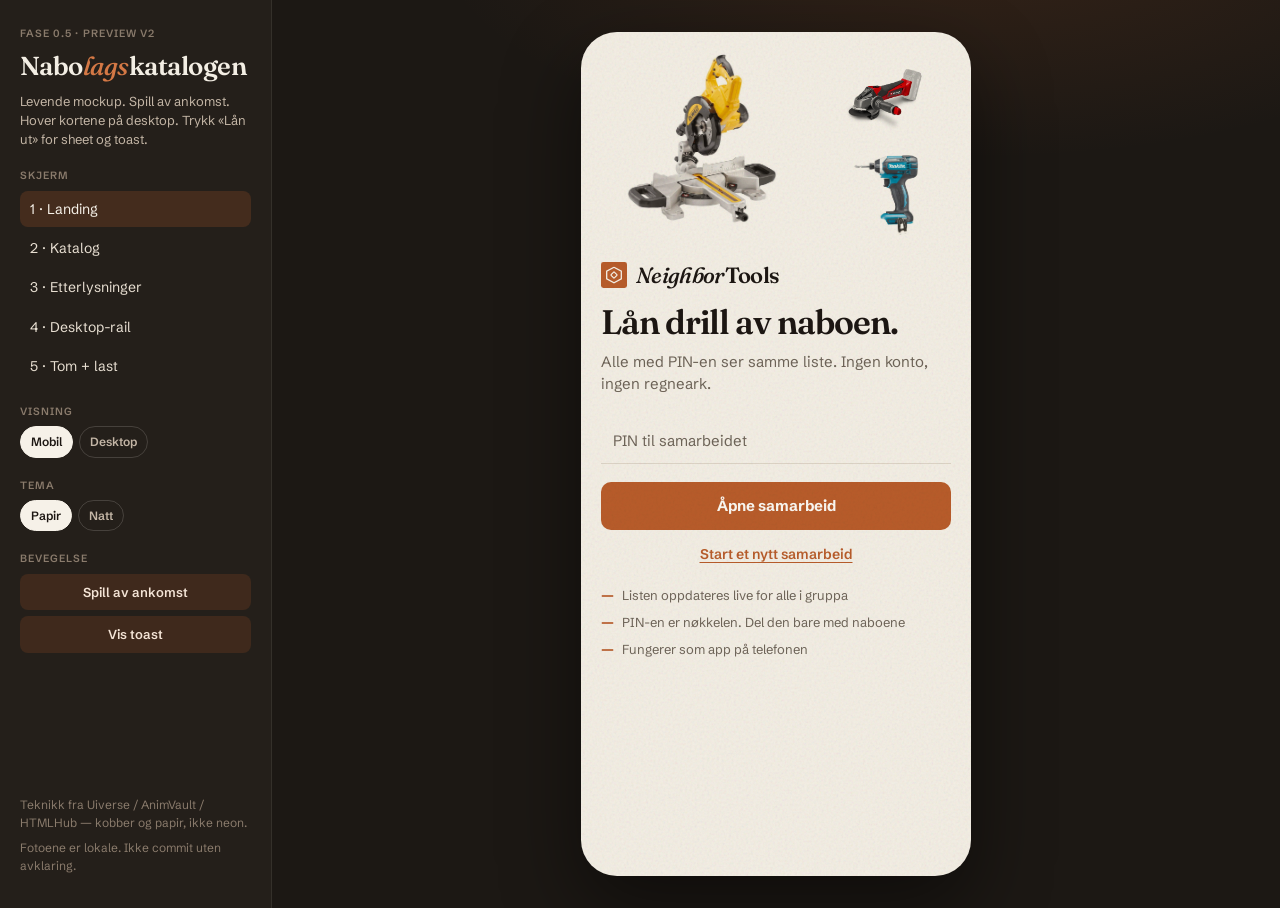
<file: design/preview.html>
<!DOCTYPE html>
<html lang="nb">
<head>
<meta charset="utf-8">
<meta name="viewport" content="width=device-width, initial-scale=1">
<title>NeighborTools — nabolagskatalogen v2</title>
<link rel="preconnect" href="https://fonts.googleapis.com">
<link rel="preconnect" href="https://fonts.gstatic.com" crossorigin>
<link href="https://fonts.googleapis.com/css2?family=Fraunces:opsz,wght@9..144,500;9..144,600;9..144,700&family=Schibsted+Grotesk:wght@400;500;600;700&display=swap" rel="stylesheet">
<style>
:root{
  --bg:#F3EEE4; --surface:#FBF8F2; --ink:#1C1612; --muted:#6E6458; --line:#DDD4C6;
  --accent:#B85C2A; --accent-press:#9A4B22; --accent-tint:#F4E4D6;
  --home:#2F5D3A; --home-tint:#E4EDE6; --out:#C47A12; --out-tint:#F6E8CC;
  --danger:#A33B24; --danger-tint:#F3E0DB;
  --display:"Fraunces", "Iowan Old Style", Georgia, serif;
  --sans:"Schibsted Grotesk", ui-sans-serif, sans-serif;
  --ease-out:cubic-bezier(.22,1,.36,1);
  --ease-spring:cubic-bezier(.34,1.56,.64,1);
  --t-fast:120ms; --t-mid:220ms; --t-slow:420ms;
  --fiber:url("data:image/svg+xml,%3Csvg viewBox='0 0 200 200' xmlns='http://www.w3.org/2000/svg'%3E%3Cfilter id='n'%3E%3CfeTurbulence type='fractalNoise' baseFrequency='.8' numOctaves='4' stitchTiles='stitch'/%3E%3C/filter%3E%3Crect width='100%25' height='100%25' filter='url(%23n)'/%3E%3C/svg%3E");
}
[data-theme="dark"]{
  --bg:#1A1714; --surface:#221E1A; --ink:#F3EEE4; --muted:#A89A8A; --line:#3A332C;
  --accent:#D47845; --accent-press:#E08958; --accent-tint:#3A2418;
  --home:#6FA87C; --home-tint:#1E2C22; --out:#E0A84A; --out-tint:#2E2414;
  --danger:#E07A64; --danger-tint:#3A1F1A;
}
*{box-sizing:border-box}
html,body{margin:0;height:100%}
body{
  background:#241F1A; color:#F3EEE4;
  font-family:var(--sans); font-size:14px; line-height:1.45;
  -webkit-font-smoothing:antialiased;
}
button,input{font:inherit;color:inherit}
button{background:none;border:0;cursor:pointer}
img{max-width:100%;display:block}

/* Studio */
.studio{display:grid;grid-template-columns:272px 1fr;min-height:100vh}
.rail{padding:26px 20px;border-right:1px solid rgba(243,238,228,.08);display:flex;flex-direction:column;gap:20px}
.rail h1{font-family:var(--display);font-size:26px;font-weight:600;letter-spacing:-.02em;margin:0}
.rail h1 em{font-style:italic;font-weight:500;color:#D47845}
.rail .lede{color:#C4B6A6;font-size:13px;margin:6px 0 0}
.kicker{font-size:10.5px;font-weight:600;letter-spacing:.1em;text-transform:uppercase;color:#8A7B6C;margin:0 0 7px}
.picks{display:flex;flex-direction:column;gap:3px}
.picks button{text-align:left;padding:8px 10px;border-radius:8px;color:#E8DFD2}
.picks button[aria-pressed="true"]{background:rgba(184,92,42,.22);color:#F6F1E8}
.picks button:hover{background:rgba(246,241,232,.06)}
.toggles{display:flex;gap:6px;flex-wrap:wrap}
.toggles button{
  padding:6px 10px;border-radius:999px;border:1px solid rgba(246,241,232,.16);
  font-size:12px;font-weight:600;color:#C4B6A6
}
.toggles button[aria-pressed="true"]{background:#F6F1E8;color:#1C1612;border-color:#F6F1E8}
.play{width:100%;padding:9px 12px;border-radius:8px;background:rgba(184,92,42,.18);color:#F4E4D6;font-weight:600;font-size:13px}
.play:hover{background:rgba(184,92,42,.3)}
.notes{margin-top:auto;font-size:12px;color:#8A7B6C}
.notes p{margin:0 0 8px}
.stage{
  display:flex;align-items:center;justify-content:center;
  padding:32px 24px;overflow:auto;
  background:radial-gradient(1000px 420px at 70% -8%, rgba(184,92,42,.16), transparent 55%), #1C1814;
}

/* Frames */
.phone,.desktop{
  position:relative;color:var(--ink);background:var(--bg);
  box-shadow:0 30px 80px rgba(0,0,0,.48);
  overflow:hidden;display:flex;flex-direction:column;
}
.phone{width:390px;height:844px;border-radius:36px}
.desktop{width:min(1120px,calc(100vw - 340px));height:760px;border-radius:16px;display:grid;grid-template-columns:220px 1fr}
.fiber{
  pointer-events:none;position:absolute;inset:0;z-index:8;opacity:.12;
  background-image:var(--fiber);mix-blend-mode:multiply;
}
[data-theme="dark"] .fiber{mix-blend-mode:overlay;opacity:.1}

/* Shared */
.mark{display:inline-flex;align-items:center;gap:9px}
.word{font-family:var(--display);font-weight:600;font-size:22px;letter-spacing:-.03em;line-height:1}
.word i{font-style:italic;font-weight:500}
.mark-svg .draw{stroke-dasharray:72;stroke-dashoffset:0}
.enter .mark-svg .draw{stroke-dashoffset:72;animation:draw 480ms var(--ease-out) forwards}
@keyframes draw{to{stroke-dashoffset:0}}
.app-head{display:flex;align-items:center;justify-content:space-between;padding:14px 16px 10px;position:sticky;top:0;z-index:3;background:var(--bg)}
.avatar{
  width:32px;height:32px;border-radius:50%;display:inline-flex;align-items:center;justify-content:center;
  font-weight:700;font-size:12px;color:#F6F1E8;background:var(--accent);
}
.avatar.sm{width:24px;height:24px;font-size:10px}
.meta{font-size:12.5px;color:var(--muted);font-variant-numeric:tabular-nums}

/* Buttons — fill sheen + ripple */
.btn{
  position:relative;overflow:hidden;
  display:inline-flex;align-items:center;justify-content:center;gap:8px;
  width:100%;padding:13px 16px;border-radius:10px;font-weight:700;font-size:15px;
  transition:transform var(--t-fast) var(--ease-out), background var(--t-fast);
}
.btn:active{transform:scale(.98)}
.btn-primary{background:var(--accent);color:#FBF8F2}
.btn-primary::after{
  content:"";position:absolute;inset:0;
  background:linear-gradient(105deg,transparent 30%,rgba(255,248,240,.22),transparent 70%);
  transform:translateX(-120%);transition:transform var(--t-slow) var(--ease-out);
}
.btn-primary:hover::after{transform:translateX(120%)}
.btn-ghost{background:transparent;color:var(--ink);border:1.5px solid var(--line)}
.btn-ghost:hover{border-color:var(--accent);color:var(--accent)}
.btn-home{background:var(--home-tint);color:var(--home)}
.btn-sm{width:auto;padding:8px 12px;font-size:13.5px}
.btn-text{width:auto;padding:0;background:none;font-weight:600;font-size:14px;color:var(--accent);text-decoration:underline;text-underline-offset:3px}
.ripple{
  position:absolute;border-radius:50%;background:rgba(251,248,242,.35);
  transform:scale(0);animation:rip .5s var(--ease-out) forwards;pointer-events:none;
}
@keyframes rip{to{transform:scale(1);opacity:0}}

/* Floating field */
.float{position:relative;display:block}
.float input{
  width:100%;padding:18px 12px 8px;border:0;border-bottom:1.5px solid var(--line);
  background:transparent;color:var(--ink);outline:none;border-radius:0;
  transition:border-color var(--t-mid);
}
.float span{
  position:absolute;left:12px;top:14px;color:var(--muted);font-size:15px;
  pointer-events:none;transform-origin:left top;
  transition:transform var(--t-mid) var(--ease-out), color var(--t-mid), font-size var(--t-mid);
}
.float input:focus + span,
.float input:not(:placeholder-shown) + span{
  transform:translateY(-11px);font-size:11px;font-weight:600;color:var(--accent);
}
.float input:focus{border-bottom-color:var(--accent)}
.float.bad input{border-bottom-color:var(--danger);animation:shake var(--t-fast) ease}
@keyframes shake{20%{transform:translateX(-4px)}40%{transform:translateX(4px)}60%{transform:translateX(-3px)}80%{transform:translateX(2px)}}

/* Hang tag */
.tag{
  position:relative;display:inline-flex;align-items:center;
  font-size:11.5px;font-weight:600;padding:5px 10px 5px 20px;
  border-radius:4px 999px 999px 4px;
}
.tag::before{
  content:"";position:absolute;left:7px;top:50%;transform:translateY(-50%);
  width:7px;height:7px;border-radius:50%;
  background:var(--bg);box-shadow:inset 0 0 0 1.4px currentColor;
}
.tag.home{background:var(--home-tint);color:var(--home)}
.tag.out{background:var(--out-tint);color:var(--out)}
.tag.late{background:var(--danger-tint);color:var(--danger);animation:breathe 2.4s ease-in-out infinite}
@keyframes breathe{50%{opacity:.72}}

/* Tab bar + sliding indicator */
.tabbar{
  margin-top:auto;display:flex;justify-content:space-around;position:relative;
  padding:8px 8px 18px;background:var(--surface);border-top:1px solid var(--line);
}
.tab{display:flex;flex-direction:column;align-items:center;gap:3px;color:var(--muted);font-size:11px;font-weight:600;min-width:64px;padding:8px 0 4px;z-index:1}
.tab.on{color:var(--ink)}
.tab-ink{
  position:absolute;top:6px;height:2px;width:18px;background:var(--accent);border-radius:2px;
  transition:transform var(--t-mid) var(--ease-out);pointer-events:none;
}
.fab{
  position:absolute;right:16px;bottom:86px;z-index:5;
  width:52px;height:52px;border-radius:50%;background:var(--accent);color:#FBF8F2;
  display:flex;align-items:center;justify-content:center;font-size:26px;font-weight:500;
  box-shadow:0 10px 24px rgba(184,92,42,.35);
  transition:transform var(--t-fast) var(--ease-out);
}
.fab:active{transform:scale(.94)}

/* Landing */
.hero-strip{display:grid;grid-template-columns:1.2fr .8fr;gap:8px;height:210px;padding:14px 14px 0;overflow:hidden}
.hero-strip > *, .hero-strip .stack > *{min-height:0;overflow:hidden}
.hero-strip .stack{display:grid;grid-template-rows:1fr 1fr;gap:8px}
.obj-wrap{display:block;width:100%;height:100%}
.obj{width:100%;height:100%;object-fit:contain;mix-blend-mode:multiply}
[data-theme="dark"] .obj{mix-blend-mode:normal}
.land{padding:20px 20px 12px}
.land h2{font-family:var(--display);font-size:34px;font-weight:600;letter-spacing:-.03em;line-height:1.05;margin:12px 0 10px}
.land .lede{margin:0 0 22px;color:var(--muted);font-size:15px}
.trust{display:flex;flex-direction:column;gap:8px;margin:22px 0 0;padding:0;list-style:none;color:var(--muted);font-size:13px}
.trust li{display:flex;gap:8px}
.trust i{color:var(--accent);font-style:normal;font-weight:700}
.enter .rise{opacity:0;transform:translateY(10px);animation:rise var(--t-slow) var(--ease-out) forwards}
.enter .d1{animation-delay:70ms}.enter .d2{animation-delay:140ms}.enter .d3{animation-delay:210ms}
.enter .d4{animation-delay:280ms}.enter .d5{animation-delay:350ms}
@keyframes rise{to{opacity:1;transform:none}}

.land-desk{display:grid;grid-template-columns:1.15fr .85fr;height:100%;background:var(--bg)}
.land-left{padding:48px 44px 36px;display:flex;flex-direction:column}
.land-left h2{font-family:var(--display);font-size:50px;line-height:1.02;letter-spacing:-.035em;font-weight:600;margin:16px 0 14px}
.land-left .lede{font-size:18px;color:var(--muted);max-width:26ch}
.land-right{background:var(--surface);border-left:1px solid var(--line);padding:48px 40px}
.land-right h3{font-family:var(--display);font-size:28px;font-weight:600;letter-spacing:-.03em;margin:0 0 8px}
.land-right .hint{color:var(--muted);margin:0 0 28px;font-size:14.5px}
.collage{display:grid;grid-template-columns:1fr 1fr;gap:10px;margin-top:auto;max-width:420px}
.collage .obj-wrap{height:118px}
.collage img{height:118px;object-fit:contain;mix-blend-mode:multiply}
[data-theme="dark"] .collage img{mix-blend-mode:normal}

/* Catalog */
.toolbar{padding:0 16px 10px}
.search{position:relative}
.search svg{position:absolute;left:11px;top:50%;transform:translateY(-50%);color:var(--muted)}
.search input{
  width:100%;padding:11px 12px 11px 36px;border:0;border-bottom:1.5px solid var(--line);
  background:transparent;color:var(--ink);outline:none;
}
.search input:focus{border-bottom-color:var(--accent)}
.seg{display:flex;gap:2px;margin-top:12px;position:relative}
.seg button{flex:1;padding:7px 6px;border-radius:8px;font-size:13px;font-weight:600;color:var(--muted);position:relative;z-index:1}
.seg button[aria-pressed="true"]{color:var(--bg)}
.seg-ink{
  position:absolute;top:0;bottom:0;width:calc(25% - 1.5px);background:var(--ink);border-radius:8px;
  transition:transform var(--t-mid) var(--ease-out);
}
.stats{padding:4px 16px 10px;color:var(--muted);font-size:12.5px}
.scroll{flex:1;overflow:auto;padding:0 16px 24px}
.grid{display:flex;flex-direction:column;gap:14px}
.tool{
  background:var(--surface);border:1px solid var(--line);border-radius:10px;overflow:hidden;
  transform-style:preserve-3d;transition:transform var(--t-mid) var(--ease-out), box-shadow var(--t-mid);
}
.desktop .tool:hover{box-shadow:0 14px 28px rgba(28,22,18,.1)}
.tool-fig{
  position:relative;height:156px;display:flex;align-items:center;justify-content:center;
  overflow:hidden;background:var(--bg);
}
.tool-fig .obj-wrap{width:88%;height:88%}
.tool-fig img{
  width:100%;height:100%;object-fit:contain;mix-blend-mode:multiply;
  transition:transform var(--t-slow) var(--ease-out);
}
.desktop .tool:hover .tool-fig img{transform:scale(1.045)}
[data-theme="dark"] .tool-fig img{mix-blend-mode:normal}
.tool-fig .tag{position:absolute;left:10px;bottom:10px}
.sil{opacity:.18;color:var(--ink)}
.tool-body{padding:11px 12px 12px}
.tool-body h3{margin:0 0 4px;font-size:16px;font-weight:600;letter-spacing:-.01em}
.who{display:flex;align-items:center;gap:7px;margin-bottom:10px}
.acts{display:flex;align-items:center;justify-content:space-between}
.stagger .tool{transform:translateY(10px);animation:lift var(--t-slow) var(--ease-out) forwards}
@keyframes lift{to{transform:none}}
.stagger .tool:nth-child(1){animation-delay:40ms}
.stagger .tool:nth-child(2){animation-delay:80ms}
.stagger .tool:nth-child(3){animation-delay:120ms}
.stagger .tool:nth-child(4){animation-delay:160ms}
.stagger .tool:nth-child(5){animation-delay:200ms}
.stagger .tool:nth-child(6){animation-delay:240ms}

/* Requests */
.note{
  background:var(--surface);border:1px solid var(--line);border-radius:10px;padding:16px 16px 14px;
  position:relative;
}
.note::after{
  content:"";pointer-events:none;position:absolute;inset:0;border-radius:inherit;opacity:.06;
  background-image:var(--fiber);mix-blend-mode:multiply;
}
.note q{display:block;font-family:var(--display);font-size:22px;font-weight:500;font-style:italic;letter-spacing:-.02em;margin:0 0 10px}
.switch{display:flex;align-items:center;justify-content:space-between;gap:12px;padding:12px 0 4px;cursor:pointer}
.knob{
  width:42px;height:26px;border-radius:999px;background:var(--line);position:relative;flex:0 0 auto;
  transition:background var(--t-mid) var(--ease-out);
}
.knob::after{
  content:"";position:absolute;top:3px;left:3px;width:20px;height:20px;border-radius:50%;background:#FBF8F2;
  transition:transform var(--t-mid) var(--ease-spring);
  box-shadow:0 1px 3px rgba(28,22,18,.2);
}
.knob.on{background:var(--accent)}
.knob.on::after{transform:translateX(16px)}

/* Desktop shell */
.d-rail{background:var(--surface);border-right:1px solid var(--line);padding:22px 16px;display:flex;flex-direction:column;gap:22px}
.d-nav{display:flex;flex-direction:column;gap:4px}
.d-nav button{text-align:left;padding:9px 10px;border-radius:8px;color:var(--muted);font-weight:600;transition:background var(--t-fast)}
.d-nav button.on{background:var(--accent-tint);color:var(--ink)}
.d-me{margin-top:auto;display:flex;align-items:center;gap:10px;padding-top:12px;border-top:1px solid var(--line)}
.d-main{display:flex;flex-direction:column;min-width:0;position:relative}
.d-top{display:flex;align-items:flex-end;justify-content:space-between;padding:22px 24px 14px;gap:16px}
.d-top h2{font-family:var(--display);font-size:32px;font-weight:600;letter-spacing:-.03em;margin:0}
.d-grid{display:grid;grid-template-columns:repeat(3,1fr);gap:14px;padding:6px 24px 24px;overflow:auto}
.d-grid .tool-fig{height:176px}

/* Sheet + toast */
.overlay{
  position:absolute;inset:0;z-index:20;background:rgba(28,22,18,.42);
  display:flex;align-items:flex-end;justify-content:center;
  animation:fade var(--t-mid) var(--ease-out);
}
.desktop .overlay{align-items:center;padding:24px}
@keyframes fade{from{opacity:0}}
.sheet{
  background:var(--surface);width:100%;max-width:420px;
  border-radius:20px 20px 0 0;padding:18px 18px 22px;
  animation:sheetUp 340ms var(--ease-spring);
}
.desktop .sheet{border-radius:16px}
@keyframes sheetUp{from{transform:translateY(28px);opacity:.5}}
.sheet h2{font-family:var(--display);font-size:24px;margin:0 0 14px;letter-spacing:-.03em}
.pick{
  display:flex;align-items:center;gap:12px;width:100%;text-align:left;
  padding:12px;border:1.5px solid var(--line);border-radius:10px;margin-bottom:8px;
  transition:border-color var(--t-fast), background var(--t-fast), transform var(--t-fast);
}
.pick:hover{border-color:var(--accent);background:var(--accent-tint);transform:translateX(2px)}
.toast{
  position:absolute;left:50%;bottom:96px;z-index:30;transform:translateX(-50%);
  display:flex;align-items:center;gap:8px;
  background:var(--ink);color:var(--bg);padding:10px 16px;border-radius:999px;
  font-size:13.5px;font-weight:600;white-space:nowrap;
  animation:toastIn var(--t-mid) var(--ease-out);
  box-shadow:0 10px 28px rgba(28,22,18,.22);
}
@keyframes toastIn{from{opacity:0;transform:translate(-50%,8px)}}
.toast svg path{stroke-dasharray:20;stroke-dashoffset:20;animation:draw 280ms 60ms var(--ease-out) forwards}

/* Empty + loader */
.empty{display:flex;flex-direction:column;align-items:center;text-align:center;gap:10px;padding:56px 24px;color:var(--muted)}
.empty b{color:var(--ink);font-size:16px}
.bit{
  width:28px;height:28px;color:var(--accent);
  animation:ratchet 1s steps(3) infinite;
}
@keyframes ratchet{to{transform:rotate(360deg)}}
.loader-wrap{display:flex;flex-direction:column;align-items:center;justify-content:center;gap:14px;flex:1;color:var(--muted)}

@media (prefers-reduced-motion:reduce){
  *,*::before,*::after{animation:none !important;transition:none !important}
}
@media (max-width:980px){
  .studio{grid-template-columns:1fr}
  .rail{border-right:0;border-bottom:1px solid rgba(243,238,228,.08)}
  .desktop{width:100%;height:auto;min-height:640px}
}
</style>
</head>
<body>
<div class="studio">
  <aside class="rail">
    <div>
      <p class="kicker">Fase 0.5 · preview v2</p>
      <h1>Nabo<em>lags</em>katalogen</h1>
      <p class="lede">Levende mockup. Spill av ankomst. Hover kortene på desktop. Trykk «Lån ut» for sheet og toast.</p>
    </div>
    <div>
      <p class="kicker">Skjerm</p>
      <div class="picks" id="screens">
        <button aria-pressed="true" data-screen="landing">1 · Landing</button>
        <button data-screen="tools">2 · Katalog</button>
        <button data-screen="requests">3 · Etterlysninger</button>
        <button data-screen="desktop">4 · Desktop-rail</button>
        <button data-screen="empty">5 · Tom + last</button>
      </div>
    </div>
    <div>
      <p class="kicker">Visning</p>
      <div class="toggles" id="view">
        <button aria-pressed="true" data-view="phone">Mobil</button>
        <button data-view="wide">Desktop</button>
      </div>
    </div>
    <div>
      <p class="kicker">Tema</p>
      <div class="toggles" id="theme">
        <button aria-pressed="true" data-theme="light">Papir</button>
        <button data-theme="dark">Natt</button>
      </div>
    </div>
    <div>
      <p class="kicker">Bevegelse</p>
      <button class="play" id="replay">Spill av ankomst</button>
      <button class="play" id="toastbtn" style="margin-top:6px">Vis toast</button>
    </div>
    <div class="notes">
      <p>Teknikk fra Uiverse / AnimVault / HTMLHub — kobber og papir, ikke neon.</p>
      <p>Fotoene er lokale. Ikke commit uten avklaring.</p>
    </div>
  </aside>
  <main class="stage" id="stage"></main>
</div>

<template id="mark">
  <span class="mark">
    <svg class="mark-svg" width="26" height="26" viewBox="0 0 32 32" aria-hidden="true">
      <rect width="32" height="32" rx="3" fill="#B85C2A"/>
      <path class="draw" d="M16 6.5 25 11.2v9.6L16 25.5 7 20.8v-9.6L16 6.5Z" fill="none" stroke="#F6F1E8" stroke-width="1.6"/>
      <rect class="draw" x="13.2" y="13.2" width="5.6" height="5.6" rx=".6" fill="none" stroke="#F6F1E8" stroke-width="1.5" transform="rotate(45 16 16)"/>
    </svg>
    <span class="word"><i>Neighbor</i>Tools</span>
  </span>
</template>

<script>
const params = new URLSearchParams(location.search);
const state = {
  screen: params.get('screen') || 'landing',
  view: params.get('view') || 'phone',
  theme: params.get('theme') || 'light',
  sheet: false,
  toast: false,
  enter: params.get('still') !== '1',
  hood: true,
  pinBad: false,
  seg: 0
};

const sil = `<svg class="sil" width="72" height="72" viewBox="0 0 72 72" fill="none" stroke="currentColor" stroke-width="2.2"><rect x="10" y="28" width="28" height="16" rx="3"/><path d="M38 32h18l6 4-6 4H38"/><path d="M16 28v-6h10v6"/></svg>`;
const bit = `<svg class="bit" viewBox="0 0 32 32" fill="none" stroke="currentColor" stroke-width="1.8"><path d="M16 4 26 9.2v13.6L16 28 6 22.8V9.2L16 4Z"/><rect x="13" y="13" width="6" height="6" transform="rotate(45 16 16)"/></svg>`;

function markHtml(){ return document.getElementById('mark').innerHTML; }
function tabsHtml(i){
  const labels = [
    ['Verktøy','<path d="M14.7 6.3a1 1 0 0 0 0 1.4l1.6 1.6a1 1 0 0 0 1.4 0l3.77-3.77a6 6 0 0 1-7.94 7.94l-6.91 6.91a2.12 2.12 0 0 1-3-3l6.91-6.91a6 6 0 0 1 7.94-7.94l-3.76 3.76z"/>'],
    ['Etterlys','<path d="m3 11 18-5v12L3 14v-3z"/><path d="M11.6 16.8a3 3 0 1 1-5.8-1.6"/>'],
    ['Personer','<path d="M16 21v-2a4 4 0 0 0-4-4H6a4 4 0 0 0-4 4v2"/><circle cx="9" cy="7" r="4"/><path d="M22 21v-2a4 4 0 0 0-3-3.87"/><path d="M16 3.13a4 4 0 0 1 0 7.75"/>'],
    ['Logg','<circle cx="12" cy="12" r="10"/><polyline points="12 6 12 12 16 14"/>']
  ];
  return `<nav class="tabbar">
    <span class="tab-ink" style="left:${12.5 + i*25}%;margin-left:-9px"></span>
    ${labels.map((t,n)=>`<button class="tab${n===i?' on':''}" data-goto="${['tools','requests','tools','tools'][n]}">
      <svg width="18" height="18" viewBox="0 0 24 24" fill="none" stroke="currentColor" stroke-width="2">${t[1]}</svg>${t[0]}
    </button>`).join('')}
  </nav>`;
}
function fiber(){ return '<div class="fiber"></div>'; }
function toastHtml(){
  if(!state.toast) return '';
  return `<div class="toast" role="status">
    <svg width="16" height="16" viewBox="0 0 16 16" fill="none"><path d="M3 8.5 6.2 12 13 4.5" stroke="currentColor" stroke-width="1.8" stroke-linecap="round" stroke-linejoin="round"/></svg>
    Utlån registrert
  </div>`;
}
function sheetHtml(){
  if(!state.sheet) return '';
  return `<div class="overlay" data-close>
    <div class="sheet" role="dialog" aria-labelledby="sh">
      <h2 id="sh">Hvem får sagen?</h2>
      <button class="pick" data-loan><span class="avatar sm" style="background:#2F5D3A">K</span><span><b>Kari</b><div class="meta">Storgata 4</div></span></button>
      <button class="pick" data-loan><span class="avatar sm" style="background:#6E6458">L</span><span><b>Lars</b><div class="meta">Heia 12</div></span></button>
      <p class="meta" style="margin:10px 0 6px">Avtalt retur — valgfritt</p>
      <input type="date" style="width:100%;padding:8px;border:0;border-bottom:1.5px solid var(--line);background:transparent;color:var(--ink);margin-bottom:12px">
      <button class="btn-text">Lån ut utenfor gruppa</button>
    </div>
  </div>`;
}

function toolCard(img, name, who, type, status, action, initials, color){
  const fig = img ? `<span class="obj-wrap"><img class="obj" src="${img}" alt=""></span>` : sil;
  return `<article class="tool" data-tilt>
    <div class="tool-fig">${fig}<span class="tag ${status.k}">${status.t}</span></div>
    <div class="tool-body">
      <h3>${name}</h3>
      <div class="who meta"><span class="avatar sm" style="background:${color}">${initials}</span>${who} · ${type}</div>
      <div class="acts">
        <button class="btn ${action.cls} btn-sm" ${action.loan?'data-open-sheet':''}>${action.t}</button>
        <button class="meta" aria-label="Mer">⋯</button>
      </div>
    </div>
  </article>`;
}
const cards = [
  toolCard('img/saw.jpg','Dewalt kapp- og gjærsag','Christer','Sag',{k:'home',t:'Hjemme'},{cls:'btn-primary',t:'Lån ut',loan:true},'C','#B85C2A'),
  toolCard('img/grinder.webp','Einhell vinkelsliper','Kari','Sliping',{k:'out',t:'Hos Lars · 3 d'},{cls:'btn-home',t:'Lever tilbake'},'K','#2F5D3A'),
  toolCard(null,'Ryobi drill 18V','Lars','Drill',{k:'home',t:'Hjemme'},{cls:'btn-primary',t:'Lån ut',loan:true},'L','#6E6458'),
  toolCard('img/hammer.jpg','Borhammer 1600 W','Christer','Drill',{k:'late',t:'2 dager på overtid'},{cls:'btn-home',t:'Lever tilbake'},'C','#B85C2A'),
  toolCard('img/compressor.jpg','Kompressor 1100 W','Kari','Annet',{k:'home',t:'Hjemme'},{cls:'btn-primary',t:'Lån ut',loan:true},'K','#2F5D3A'),
  toolCard('img/recip.webp','Bajonettsag 18V','Lars','Sag',{k:'out',t:'Hos Christer'},{cls:'btn-home',t:'Lever tilbake'},'L','#6E6458'),
];

function landingPhone(){
  return `<div class="phone enter">
    ${fiber()}
    <div class="hero-strip">
      <span class="obj-wrap"><img class="obj" src="../assets/landing/saw.jpg" alt=""></span>
      <div class="stack">
        <span class="obj-wrap"><img class="obj" src="../assets/landing/grinder.webp" alt=""></span>
        <span class="obj-wrap"><img class="obj" src="../assets/landing/driver.jpg" alt=""></span>
      </div>
    </div>
    <div class="land">
      <div class="rise d1">${markHtml()}</div>
      <h2 class="rise d2">Lån drill av naboen.</h2>
      <p class="lede rise d2">Alle med PIN-en ser samme liste. Ingen konto, ingen regneark.</p>
      <label class="float rise d3 ${state.pinBad?'bad':''}">
        <input placeholder=" " id="pin">
        <span>PIN til samarbeidet</span>
      </label>
      <button class="btn btn-primary rise d4" style="margin-top:18px" data-ripple data-try-pin>Åpne samarbeid</button>
      <p style="text-align:center;margin:14px 0 0" class="rise d4"><button class="btn-text">Start et nytt samarbeid</button></p>
      <ul class="trust rise d5">
        <li><i>—</i> Listen oppdateres live for alle i gruppa</li>
        <li><i>—</i> PIN-en er nøkkelen. Del den bare med naboene</li>
        <li><i>—</i> Fungerer som app på telefonen</li>
      </ul>
    </div>
    ${toastHtml()}
  </div>`;
}
function landingDesk(){
  return `<div class="desktop enter" style="grid-template-columns:1fr">
    ${fiber()}
    <div class="land-desk">
      <div class="land-left">
        <div class="rise d1">${markHtml()}</div>
        <h2 class="rise d2">Lån drill<br>av naboen.</h2>
        <p class="lede rise d2">Et felles lager for sameiet, hytta eller vennegjengen. Én PIN, samme liste.</p>
        <ul class="trust rise d3">
          <li><i>—</i> Ingen konto</li>
          <li><i>—</i> Live oversikt over hvem som har hva</li>
          <li><i>—</i> Etterlysninger i nabolaget, om dere vil</li>
        </ul>
        <div class="collage">
          <span class="obj-wrap"><img class="obj" src="../assets/landing/saw.jpg" alt=""></span>
          <span class="obj-wrap"><img class="obj" src="../assets/landing/grinder.webp" alt=""></span>
          <span class="obj-wrap"><img class="obj" src="../assets/landing/driver.jpg" alt=""></span>
          <span class="obj-wrap"><img class="obj" src="../assets/landing/compressor.jpg" alt=""></span>
        </div>
      </div>
      <div class="land-right rise d3">
        <h3>Har du PIN?</h3>
        <p class="hint">Naboene dine har gitt deg en nøkkel. Skriv den inn — så er du inne.</p>
        <label class="float ${state.pinBad?'bad':''}">
          <input placeholder=" " id="pin">
          <span>PIN til samarbeidet</span>
        </label>
        <button class="btn btn-primary" style="margin-top:20px" data-ripple data-try-pin>Åpne samarbeid</button>
        <p style="text-align:center;margin:16px 0 0"><button class="btn-text">Start et nytt samarbeid</button></p>
      </div>
    </div>
    ${toastHtml()}
  </div>`;
}
function toolsPhone(){
  return `<div class="phone">
    ${fiber()}
    <header class="app-head">${markHtml()}<span class="avatar">C</span></header>
    <div class="toolbar">
      <div class="search">
        <svg width="16" height="16" viewBox="0 0 24 24" fill="none" stroke="currentColor" stroke-width="2"><circle cx="11" cy="11" r="7"/><path d="m20 20-3-3"/></svg>
        <input placeholder="Søk etter verktøy">
      </div>
      <div class="seg">
        <span class="seg-ink" style="transform:translateX(${state.seg*100}%)"></span>
        <button aria-pressed="${state.seg===0}" data-seg="0">Alle</button>
        <button aria-pressed="${state.seg===1}" data-seg="1">Hjemme</button>
        <button aria-pressed="${state.seg===2}" data-seg="2">Utlånt</button>
        <button aria-pressed="${state.seg===3}" data-seg="3">Mine</button>
      </div>
    </div>
    <div class="stats">12 verktøy · 3 utlånt</div>
    <div class="scroll"><div class="grid ${state.enter?'stagger':''}">${cards.slice(0,4).join('')}</div></div>
    <button class="fab" aria-label="Nytt verktøy">+</button>
    ${tabsHtml(0)}
    ${sheetHtml()}${toastHtml()}
  </div>`;
}
function toolsDesk(){
  return `<div class="desktop">
    ${fiber()}
    <aside class="d-rail">
      ${markHtml()}
      <nav class="d-nav">
        <button class="on">Verktøy</button>
        <button data-goto="requests">Etterlysninger</button>
        <button>Personer</button>
        <button>Logg</button>
      </nav>
      <div class="d-me"><span class="avatar">C</span><div><b>Christer</b><div class="meta">Heia 9 · NO / EN</div></div></div>
    </aside>
    <section class="d-main">
      <div class="d-top">
        <div><h2>Verktøy</h2><div class="meta">12 i gruppa · 3 utlånt</div></div>
        <button class="btn btn-primary btn-sm" data-ripple>Nytt verktøy</button>
      </div>
      <div class="toolbar" style="padding:0 24px 8px;max-width:440px">
        <div class="search">
          <svg width="16" height="16" viewBox="0 0 24 24" fill="none" stroke="currentColor" stroke-width="2"><circle cx="11" cy="11" r="7"/><path d="m20 20-3-3"/></svg>
          <input placeholder="Søk etter verktøy">
        </div>
        <div class="seg">
          <span class="seg-ink" style="transform:translateX(${state.seg*100}%)"></span>
          <button aria-pressed="${state.seg===0}" data-seg="0">Alle</button>
          <button aria-pressed="${state.seg===1}" data-seg="1">Hjemme</button>
          <button aria-pressed="${state.seg===2}" data-seg="2">Utlånt</button>
          <button aria-pressed="${state.seg===3}" data-seg="3">Mine</button>
        </div>
      </div>
      <div class="d-grid ${state.enter?'stagger':''}">${cards.join('')}</div>
      ${sheetHtml()}${toastHtml()}
    </section>
  </div>`;
}
function requestsPhone(){
  return `<div class="phone">
    ${fiber()}
    <header class="app-head">${markHtml()}<span class="avatar">C</span></header>
    <div class="scroll">
      <p class="meta" style="margin:6px 0 4px">Leter du etter noe? Spør gruppa — eller nabolaget.</p>
      <div class="switch" data-hood>
        <div><b>Vis nabolaget</b><div class="meta">Andre grupper innenfor 10 km</div></div>
        <div class="knob ${state.hood?'on':''}" role="switch" aria-checked="${state.hood}"></div>
      </div>
      <p class="kicker" style="margin:18px 0 10px;color:var(--muted)">I gruppa</p>
      <article class="note">
        <q>Flisekutter til helgen</q>
        <div class="who meta"><span class="avatar sm" style="background:#2F5D3A">K</span>Kari · i går · gruppa</div>
        <p style="margin:10px 0 0;font-size:13.5px">Lars: «Jeg har en. Hentes i Storgata 4.»</p>
      </article>
      <article class="note" style="margin-top:10px">
        <q>Ekstra stige, 2–3 meter</q>
        <div class="who meta"><span class="avatar sm">C</span>Christer · 3. mai · nabolag · 10 km</div>
        <p class="meta" style="margin:10px 0 0">Ingen svar ennå</p>
      </article>
      ${state.hood ? `<p class="kicker" style="margin:22px 0 10px;color:var(--muted)">Fra nabolaget</p>
      <article class="note">
        <q>Slagdrill til betong</q>
        <div class="meta">Per · 4633 · ca. 2 km unna</div>
        <button class="btn btn-primary btn-sm" style="margin-top:12px" data-ripple>Jeg kan låne ut</button>
      </article>` : ''}
    </div>
    <button class="fab" aria-label="Ny etterlysning">+</button>
    ${tabsHtml(1)}
    ${toastHtml()}
  </div>`;
}
function emptyPhone(){
  return `<div class="phone">
    ${fiber()}
    <header class="app-head">${markHtml()}<span class="avatar">C</span></header>
    <div class="loader-wrap" id="boot">
      ${bit}
      <span>Åpner gruppa …</span>
    </div>
    <div class="empty" id="emptystate" hidden>
      ${sil}
      <p><b>Legg inn den første drillen</b><br>Når den står her, kan naboene låne den med ett trykk.</p>
      <button class="btn btn-primary btn-sm" data-ripple>Nytt verktøy</button>
    </div>
    ${tabsHtml(0)}
  </div>`;
}

function bindFrame(root){
  root.querySelectorAll('[data-ripple]').forEach(btn => {
    btn.addEventListener('click', e => {
      const r = btn.getBoundingClientRect();
      const s = document.createElement('span');
      s.className = 'ripple';
      const size = Math.max(r.width, r.height);
      s.style.width = s.style.height = size + 'px';
      s.style.left = (e.clientX - r.left - size/2) + 'px';
      s.style.top = (e.clientY - r.top - size/2) + 'px';
      btn.appendChild(s);
      setTimeout(() => s.remove(), 520);
    });
  });
  root.querySelectorAll('[data-open-sheet]').forEach(b => b.addEventListener('click', () => { state.sheet = true; render(); }));
  root.querySelectorAll('[data-close]').forEach(o => o.addEventListener('click', e => {
    if(e.target === o){ state.sheet = false; render(); }
  }));
  root.querySelectorAll('[data-loan]').forEach(b => b.addEventListener('click', () => {
    state.sheet = false; state.toast = true; render();
    setTimeout(() => { state.toast = false; render(); }, 2200);
  }));
  root.querySelectorAll('[data-hood]').forEach(el => el.addEventListener('click', () => { state.hood = !state.hood; render(); }));
  root.querySelectorAll('[data-seg]').forEach(b => b.addEventListener('click', () => { state.seg = +b.dataset.seg; render(); }));
  root.querySelectorAll('[data-try-pin]').forEach(b => b.addEventListener('click', () => {
    const v = (root.querySelector('#pin') || {}).value || '';
    if(v.length < 4){ state.pinBad = true; render(); setTimeout(() => { state.pinBad = false; }, 400); }
    else { state.screen = 'tools'; state.toast = true; render(); setTimeout(() => { state.toast = false; render(); }, 1800); }
  }));
  root.querySelectorAll('[data-goto]').forEach(b => b.addEventListener('click', () => { state.screen = b.dataset.goto; render(); }));
  if(state.view === 'wide' && !matchMedia('(pointer: coarse)').matches){
    root.querySelectorAll('[data-tilt]').forEach(card => {
      card.addEventListener('mousemove', e => {
        const r = card.getBoundingClientRect();
        const x = (e.clientX - r.left) / r.width - .5;
        const y = (e.clientY - r.top) / r.height - .5;
        const ry = Math.max(-4, Math.min(4, x * 8));
        const rx = Math.max(-4, Math.min(4, -y * 8));
        card.style.transform = `perspective(900px) rotateY(${ry}deg) rotateX(${rx}deg) translateY(-3px)`;
      });
      card.addEventListener('mouseleave', () => { card.style.transform = ''; });
    });
  }
  const boot = root.querySelector('#boot');
  const empty = root.querySelector('#emptystate');
  if(boot && empty){
    setTimeout(() => { boot.hidden = true; empty.hidden = false; }, 1400);
  }
}

function render(){
  document.documentElement.setAttribute('data-theme', state.theme);
  const stage = document.getElementById('stage');
  const wide = state.view === 'wide';
  if(state.screen === 'landing') {
    stage.innerHTML = wide ? landingDesk() : landingPhone();
    if(!state.enter){
      const n = stage.querySelector('.enter');
      if(n) n.classList.remove('enter');
    }
  }
  if(state.screen === 'tools') stage.innerHTML = wide ? toolsDesk() : toolsPhone();
  if(state.screen === 'requests') stage.innerHTML = requestsPhone();
  if(state.screen === 'desktop'){ state.view = 'wide'; stage.innerHTML = toolsDesk(); }
  if(state.screen === 'empty') stage.innerHTML = emptyPhone();
  bindFrame(stage);
  document.querySelectorAll('#screens button').forEach(b => b.setAttribute('aria-pressed', b.dataset.screen === state.screen));
  document.querySelectorAll('#view button').forEach(b => b.setAttribute('aria-pressed', b.dataset.view === (state.screen==='desktop'?'wide':state.view)));
  document.querySelectorAll('#theme button').forEach(b => b.setAttribute('aria-pressed', b.dataset.theme === state.theme));
}

document.getElementById('screens').addEventListener('click', e => {
  const b = e.target.closest('button'); if(!b) return;
  state.screen = b.dataset.screen;
  state.sheet = false;
  if(state.screen === 'desktop') state.view = 'wide';
  if(state.screen === 'requests' || state.screen === 'empty') state.view = 'phone';
  render();
});
document.getElementById('view').addEventListener('click', e => {
  const b = e.target.closest('button'); if(!b) return;
  state.view = b.dataset.view;
  if(state.screen === 'desktop' && state.view === 'phone') state.screen = 'tools';
  render();
});
document.getElementById('theme').addEventListener('click', e => {
  const b = e.target.closest('button'); if(!b) return;
  state.theme = b.dataset.theme;
  render();
});
document.getElementById('replay').addEventListener('click', () => {
  state.screen = 'landing';
  const stage = document.getElementById('stage');
  const node = stage.firstElementChild;
  if(node){ node.classList.remove('enter'); void node.offsetWidth; node.classList.add('enter'); }
  else render();
});
document.getElementById('toastbtn').addEventListener('click', () => {
  state.toast = true; render();
  setTimeout(() => { state.toast = false; render(); }, 2200);
});
render();
</script>
</body>
</html>
</file>
